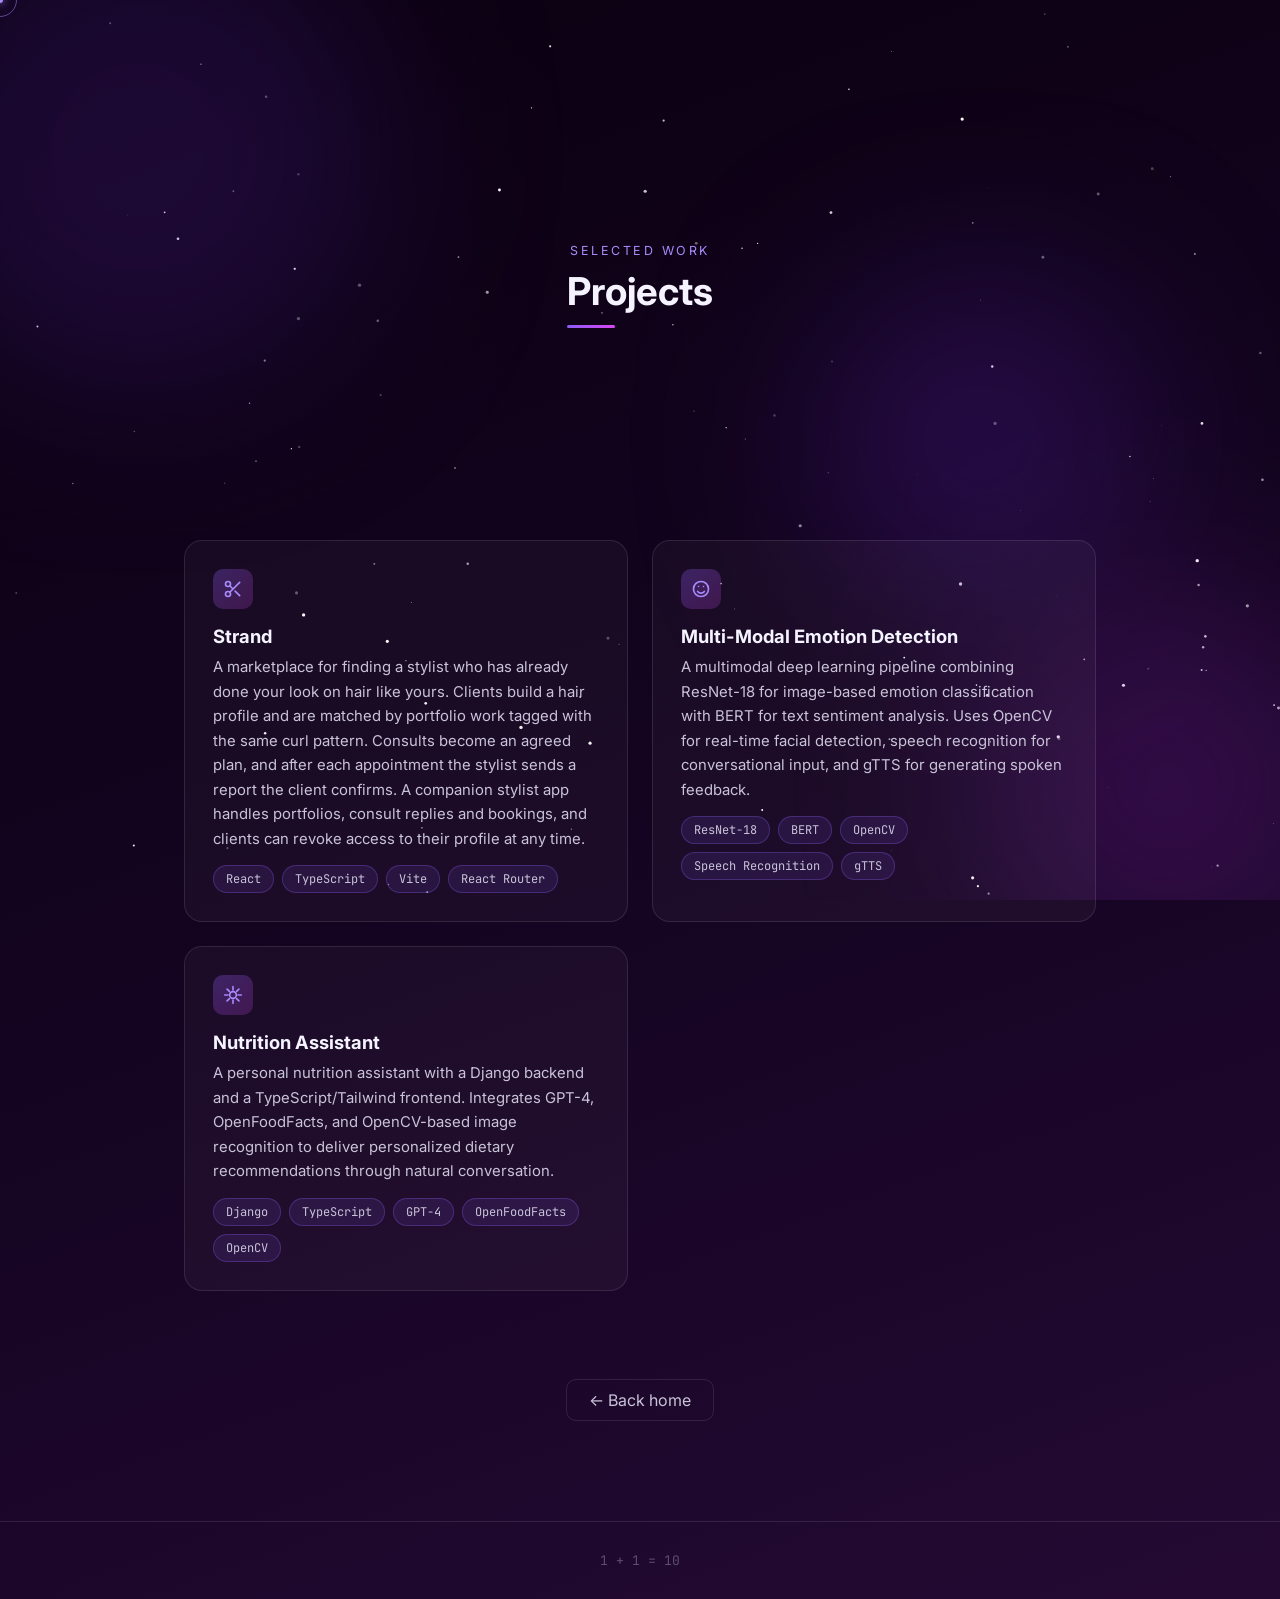
<file: projects.html>
<!DOCTYPE html>
<html lang="en">
<head>
<meta charset="UTF-8">
<meta name="viewport" content="width=device-width, initial-scale=1.0">
<title>Projects | Maheen Masoud</title>
<link rel="icon" href="data:image/svg+xml,<svg xmlns=%22http://www.w3.org/2000/svg%22 viewBox=%220 0 40 40%22><rect width=%2240%22 height=%2240%22 rx=%228%22 fill=%22%23150422%22/><text x=%2220%22 y=%2227%22 font-family=%22Georgia,serif%22 font-size=%2220%22 fill=%22%23a78bfa%22 text-anchor=%22middle%22>M</text></svg>">
<link rel="preconnect" href="https://fonts.googleapis.com">
<link rel="preconnect" href="https://fonts.gstatic.com" crossorigin>
<link href="https://fonts.googleapis.com/css2?family=Inter:wght@400;500;600;700;800&family=JetBrains+Mono:wght@400;500&display=swap" rel="stylesheet">
<link rel="stylesheet" href="styles.css">
</head>
<body>

<div class="cursor-dot"></div>
<div class="cursor-ring"></div>

<canvas id="stars"></canvas>
<div class="nebula-layer">
  <div class="blob blob-1"></div>
  <div class="blob blob-2"></div>
  <div class="blob blob-3"></div>
</div>

<main>
  <div class="projects-hero">
    <span class="section-tag">Selected work</span>
    <h1 class="section-title reveal visible">Projects</h1>
  </div>

  <div class="projects-grid">
    <div class="project-card reveal visible">
      <div class="p-icon"><svg viewBox="0 0 24 24" fill="none" stroke="currentColor" stroke-width="2" stroke-linecap="round" stroke-linejoin="round"><circle cx="6" cy="6" r="3"/><circle cx="6" cy="18" r="3"/><path d="M20 4 8.1 15.9M14.5 14.5 20 20M8.1 8.1 12 12"/></svg></div>
      <h3>Strand</h3>
      <p>A marketplace for finding a stylist who has already done your look on hair like yours. Clients build a hair profile and are matched by portfolio work tagged with the same curl pattern. Consults become an agreed plan, and after each appointment the stylist sends a report the client confirms. A companion stylist app handles portfolios, consult replies and bookings, and clients can revoke access to their profile at any time.</p>
      <div class="chip-row">
        <span class="chip">React</span><span class="chip">TypeScript</span><span class="chip">Vite</span><span class="chip">React Router</span>
      </div>
    </div>

    <div class="project-card reveal visible">
      <div class="p-icon"><svg viewBox="0 0 24 24" fill="none" stroke="currentColor" stroke-width="2" stroke-linecap="round" stroke-linejoin="round"><path d="M8 15s1.5 2 4 2 4-2 4-2"/><path d="M9 9h.01M15 9h.01"/><circle cx="12" cy="12" r="9"/></svg></div>
      <h3>Multi-Modal Emotion Detection</h3>
      <p>A multimodal deep learning pipeline combining ResNet-18 for image-based emotion classification with BERT for text sentiment analysis. Uses OpenCV for real-time facial detection, speech recognition for conversational input, and gTTS for generating spoken feedback.</p>
      <div class="chip-row">
        <span class="chip">ResNet-18</span><span class="chip">BERT</span><span class="chip">OpenCV</span><span class="chip">Speech Recognition</span><span class="chip">gTTS</span>
      </div>
    </div>

    <div class="project-card reveal visible">
      <div class="p-icon"><svg viewBox="0 0 24 24" fill="none" stroke="currentColor" stroke-width="2" stroke-linecap="round" stroke-linejoin="round"><path d="M12 2v4M12 18v4M4.9 4.9l2.8 2.8M16.3 16.3l2.8 2.8M2 12h4M18 12h4M4.9 19.1l2.8-2.8M16.3 7.7l2.8-2.8"/><circle cx="12" cy="12" r="4"/></svg></div>
      <h3>Nutrition Assistant</h3>
      <p>A personal nutrition assistant with a Django backend and a TypeScript/Tailwind frontend. Integrates GPT-4, OpenFoodFacts, and OpenCV-based image recognition to deliver personalized dietary recommendations through natural conversation.</p>
      <div class="chip-row">
        <span class="chip">Django</span><span class="chip">TypeScript</span><span class="chip">GPT-4</span><span class="chip">OpenFoodFacts</span><span class="chip">OpenCV</span>
      </div>
    </div>
  </div>

  <div style="text-align:center; padding-bottom: 100px;">
    <a href="index.html" class="back-link">← Back home</a>
  </div>
</main>

<footer>
  <p class="egg">1 + 1 = 10</p>
</footer>

<script src="script.js"></script>
</body>
</html>
</file>
<file: styles.css>
/* ===== Immersive personal site — shared styles ===== */

:root {
  --bg-deep: #0a0110;
  --bg-light: #150422;
  --panel: rgba(255, 255, 255, 0.05);
  --panel-border: rgba(255, 255, 255, 0.1);
  --violet: #8b5cf6;
  --violet-bright: #a78bfa;
  --fuchsia: #d946ef;
  --text: #f5f3ff;
  --text-dim: #c9c3d9;
  --text-dimmer: #9186a8;
}

* { margin: 0; padding: 0; box-sizing: border-box; }

html { scroll-behavior: smooth; }

body {
  background: linear-gradient(160deg, var(--bg-deep), var(--bg-light) 55%, #240a33 100%);
  color: var(--text);
  font-family: 'Inter', -apple-system, BlinkMacSystemFont, 'Segoe UI', sans-serif;
  min-height: 100vh;
  overflow-x: hidden;
  position: relative;
  cursor: none;
}

@media (pointer: coarse) {
  body { cursor: auto; }
  .cursor-dot, .cursor-ring { display: none; }
}

a { color: inherit; text-decoration: none; }
ul { list-style: none; }

/* ---------- custom cursor ---------- */
.cursor-dot, .cursor-ring {
  position: fixed;
  top: 0; left: 0;
  border-radius: 50%;
  pointer-events: none;
  z-index: 999;
  transform: translate(-50%, -50%);
  will-change: transform;
}
.cursor-dot {
  width: 6px; height: 6px;
  background: var(--violet-bright);
  box-shadow: 0 0 8px var(--violet-bright);
  transition: opacity 0.2s;
}
.cursor-ring {
  width: 34px; height: 34px;
  border: 1px solid rgba(167, 139, 250, 0.5);
  transition: width 0.25s, height 0.25s, border-color 0.25s, background 0.25s;
}
.cursor-ring.active {
  width: 54px; height: 54px;
  background: rgba(167, 139, 250, 0.08);
  border-color: var(--fuchsia);
}

/* ---------- canvas starfield ---------- */
#stars {
  position: fixed;
  inset: 0;
  z-index: 0;
  pointer-events: none;
}

/* ---------- nebula blobs ---------- */
.nebula-layer {
  position: fixed;
  inset: 0;
  z-index: 0;
  pointer-events: none;
  overflow: hidden;
}
.blob {
  position: absolute;
  border-radius: 50%;
  filter: blur(80px);
  opacity: 0.25;
  mix-blend-mode: screen;
  will-change: transform;
  transition: transform 0.3s ease-out;
}
.blob-1 { width: 480px; height: 480px; top: -10%; left: -8%; background: #4c1d95; }
.blob-2 { width: 380px; height: 380px; bottom: -8%; right: -6%; background: #7e22a8; }
.blob-3 { width: 340px; height: 340px; top: 30%; right: 10%; background: #5b21b6; }

/* ---------- layout helpers ---------- */
.container { max-width: 960px; margin: 0 auto; padding: 0 24px; position: relative; z-index: 10; }
.container-wide { max-width: 1080px; margin: 0 auto; padding: 0 24px; position: relative; z-index: 10; }
section { position: relative; z-index: 10; }

/* ---------- side nav dots ---------- */
.nav-dots {
  position: fixed;
  right: 28px;
  top: 50%;
  transform: translateY(-50%);
  z-index: 50;
  display: flex;
  flex-direction: column;
  gap: 16px;
}
.nav-dots a {
  width: 9px; height: 9px;
  border-radius: 50%;
  background: rgba(255,255,255,0.2);
  border: 1px solid rgba(255,255,255,0.3);
  display: block;
  transition: all 0.3s;
  position: relative;
}
.nav-dots a:hover, .nav-dots a.active {
  background: var(--violet-bright);
  box-shadow: 0 0 10px var(--violet-bright);
  transform: scale(1.3);
}
.nav-dots a .dot-label {
  position: absolute;
  right: 20px;
  top: -5px;
  font-size: 0.68rem;
  letter-spacing: 0.05em;
  color: var(--text-dim);
  white-space: nowrap;
  opacity: 0;
  transition: opacity 0.2s;
}
.nav-dots a:hover .dot-label { opacity: 1; }

@media (max-width: 640px) {
  .nav-dots { display: none; }
}

/* ---------- hero ---------- */
.hero {
  min-height: 100vh;
  position: relative;
  display: flex;
  flex-direction: column;
  align-items: center;
  justify-content: center;
  text-align: center;
  padding: 24px;
}
.hero-eyebrow {
  color: var(--text-dimmer);
  font-size: 0.85rem;
  letter-spacing: 0.2em;
  text-transform: uppercase;
  margin-bottom: 18px;
  opacity: 0;
  animation: fade-up 0.8s ease-out 0.1s forwards;
}
.hero-name {
  font-size: clamp(2.6rem, 8vw, 5rem);
  font-weight: 800;
  letter-spacing: 0.01em;
  background: linear-gradient(100deg, #fff 10%, var(--violet-bright) 45%, var(--fuchsia) 65%, #fff 90%);
  -webkit-background-clip: text;
  background-clip: text;
  color: transparent;
  opacity: 0;
  transform: translateY(16px);
  animation: fade-up 0.9s ease-out 0.25s forwards;
}
@keyframes fade-up {
  to { opacity: 1; transform: translateY(0); }
}
.hero-sub {
  margin-top: 18px;
  font-size: clamp(1rem, 2.5vw, 1.25rem);
  color: var(--text-dim);
  min-height: 1.6em;
  font-family: 'JetBrains Mono', monospace;
  opacity: 0;
  animation: fade-up 0.9s ease-out 0.5s forwards;
}
.hero-sub .caret {
  display: inline-block;
  width: 2px;
  background: var(--violet-bright);
  margin-left: 2px;
  animation: blink-caret 0.9s steps(1) infinite;
}
@keyframes blink-caret { 50% { opacity: 0; } }

.scroll-cue {
  position: absolute;
  bottom: 40px;
  display: flex;
  flex-direction: column;
  align-items: center;
  gap: 8px;
  color: var(--text-dimmer);
  font-size: 0.72rem;
  letter-spacing: 0.18em;
  text-transform: uppercase;
  opacity: 0;
  animation: fade-up 0.9s ease-out 0.9s forwards, breathe 3.2s ease-in-out 1.8s infinite;
}
.scroll-cue svg { width: 16px; height: 16px; }
@keyframes breathe {
  0%, 100% { opacity: 0.4; }
  50% { opacity: 1; }
}

/* ---------- reveal on scroll ---------- */
.reveal {
  opacity: 0;
  transform: translateY(32px);
  transition: opacity 0.7s ease-out, transform 0.7s ease-out;
}
.reveal.visible {
  opacity: 1;
  transform: translateY(0);
}

/* ---------- section titles ---------- */
.section-tag {
  display: block;
  color: var(--violet-bright);
  font-size: 0.78rem;
  letter-spacing: 0.2em;
  text-transform: uppercase;
  margin-bottom: 10px;
}
.section-title {
  font-size: clamp(1.7rem, 3.6vw, 2.4rem);
  font-weight: 700;
  margin-bottom: 44px;
  position: relative;
}
.section-title::after {
  content: '';
  position: absolute;
  left: 0;
  bottom: -14px;
  width: 48px;
  height: 3px;
  background: linear-gradient(90deg, var(--violet), var(--fuchsia));
  border-radius: 3px;
}
.center .section-title::after { left: 50%; transform: translateX(-50%); }
.center { text-align: center; }
.section-wrap { padding: 110px 0; }

/* ---------- about ---------- */
.about-grid {
  display: grid;
  grid-template-columns: 220px 1fr;
  gap: 48px;
  align-items: center;
}
@media (max-width: 720px) {
  .about-grid { grid-template-columns: 1fr; text-align: center; justify-items: center; }
}
.avatar-card { perspective: 900px; }
.avatar-inner {
  width: 200px; height: 200px;
  border-radius: 50%;
  padding: 4px;
  background: linear-gradient(135deg, var(--violet), var(--fuchsia));
  transition: transform 0.15s ease-out;
  box-shadow: 0 0 40px rgba(139, 92, 246, 0.4);
}
.avatar-inner img {
  width: 100%; height: 100%;
  border-radius: 50%;
  object-fit: cover;
  display: block;
  background: var(--bg-deep);
}
.bio-panel p { color: var(--text-dim); line-height: 1.75; font-size: 1.05rem; }
.bio-panel p + p { margin-top: 14px; }
.social-row {
  margin-top: 24px;
  display: flex;
  gap: 14px;
}
@media (max-width: 720px) { .social-row { justify-content: center; } }
.social-row a {
  width: 40px; height: 40px;
  border-radius: 50%;
  display: flex;
  align-items: center;
  justify-content: center;
  background: rgba(255,255,255,0.06);
  border: 1px solid var(--panel-border);
  transition: transform 0.25s, box-shadow 0.25s, background 0.25s;
}
.social-row a:hover {
  transform: translateY(-3px);
  background: rgba(139, 92, 246, 0.25);
  box-shadow: 0 6px 18px rgba(139, 92, 246, 0.35);
}
.social-row svg { width: 18px; height: 18px; }

/* ---------- panels / cards (shared) ---------- */
.panel {
  background: var(--panel);
  border: 1px solid var(--panel-border);
  border-radius: 18px;
  padding: 28px 32px;
  backdrop-filter: blur(12px);
}

/* ---------- experience timeline ---------- */
.timeline {
  max-width: 720px;
  margin: 0 auto;
  position: relative;
  padding-left: 32px;
  border-left: 2px solid rgba(139, 92, 246, 0.3);
}
.timeline-item { position: relative; padding: 4px 0 44px 28px; }
.timeline-item:last-child { padding-bottom: 4px; }
.timeline-item::before {
  content: '';
  position: absolute;
  left: -37px;
  top: 6px;
  width: 14px; height: 14px;
  border-radius: 50%;
  background: var(--bg-deep);
  border: 2px solid var(--violet-bright);
  box-shadow: 0 0 12px var(--violet-bright);
}
.timeline-head {
  display: flex;
  flex-wrap: wrap;
  align-items: baseline;
  gap: 10px;
  justify-content: space-between;
}
.timeline-role { font-size: 1.1rem; font-weight: 600; color: var(--text); }
.timeline-org { color: var(--fuchsia); font-weight: 500; }
.timeline-period {
  color: var(--text-dimmer);
  font-size: 0.82rem;
  font-family: 'JetBrains Mono', monospace;
  white-space: nowrap;
}
/* ---------- generated career visuals ---------- */
.visual-card {
  margin-top: 16px;
  border-radius: 14px;
  overflow: hidden;
  background: rgba(255,255,255,0.03);
  border: 1px solid var(--panel-border);
}
.visual-card canvas {
  width: 100%;
  height: 130px;
  display: block;
}
.visual-card.large canvas { height: 240px; }
.visual-caption {
  display: block;
  padding: 8px 14px 12px;
  font-size: 0.72rem;
  color: var(--text-dimmer);
  font-family: 'JetBrains Mono', monospace;
  text-align: left;
}
.visual-card.large .visual-caption { text-align: center; }

.chip-row { margin-top: 14px; display: flex; gap: 8px; flex-wrap: wrap; }
.chip {
  font-size: 0.75rem;
  padding: 5px 12px;
  border-radius: 999px;
  background: rgba(139, 92, 246, 0.12);
  border: 1px solid rgba(139, 92, 246, 0.3);
  color: var(--text-dim);
  font-family: 'JetBrains Mono', monospace;
}

/* ---------- education ---------- */
.edu-card {
  display: flex;
  flex-wrap: wrap;
  justify-content: space-between;
  gap: 16px;
  margin-bottom: 40px;
}
.edu-card .edu-name { font-size: 1.3rem; font-weight: 700; }
.edu-card .edu-degree { color: var(--text-dim); margin-top: 4px; }
.edu-card .edu-meta {
  text-align: right;
  color: var(--text-dimmer);
  font-family: 'JetBrains Mono', monospace;
  font-size: 0.85rem;
}
@media (max-width: 600px) { .edu-card .edu-meta { text-align: left; } }

.badge-grid {
  display: grid;
  grid-template-columns: repeat(2, 1fr);
  gap: 16px;
}
@media (max-width: 640px) { .badge-grid { grid-template-columns: 1fr; } }
.badge {
  display: flex;
  gap: 14px;
  align-items: flex-start;
  padding: 18px 20px;
  border-radius: 14px;
  background: rgba(255,255,255,0.03);
  border: 1px solid var(--panel-border);
}
.badge .badge-icon {
  flex-shrink: 0;
  width: 34px; height: 34px;
  border-radius: 9px;
  display: flex;
  align-items: center;
  justify-content: center;
  background: linear-gradient(135deg, rgba(139,92,246,0.3), rgba(217,70,239,0.2));
  color: var(--violet-bright);
}
.badge .badge-icon svg { width: 17px; height: 17px; }
.badge-title { font-weight: 600; font-size: 0.95rem; }
.badge-sub { color: var(--text-dimmer); font-size: 0.82rem; margin-top: 3px; }

/* ---------- research / interests ---------- */
.research-grid {
  display: grid;
  grid-template-columns: repeat(2, 1fr);
  gap: 22px;
}
@media (max-width: 720px) { .research-grid { grid-template-columns: 1fr; } }
.research-card {
  padding: 26px 26px;
  border-radius: 16px;
  background: rgba(255,255,255,0.035);
  border: 1px solid var(--panel-border);
  text-align: left;
  transition: border-color 0.25s, transform 0.25s;
}
.research-card:hover { border-color: rgba(167,139,250,0.4); transform: translateY(-3px); }
.research-card .r-icon {
  width: 38px; height: 38px;
  border-radius: 10px;
  display: flex; align-items: center; justify-content: center;
  background: linear-gradient(135deg, rgba(139,92,246,0.3), rgba(217,70,239,0.2));
  color: var(--violet-bright);
  margin-bottom: 14px;
}
.research-card .r-icon svg { width: 19px; height: 19px; }
.research-card h3 { font-size: 1.05rem; margin-bottom: 6px; }
.research-card p { color: var(--text-dim); font-size: 0.92rem; line-height: 1.6; }

.toolbox { margin-top: 56px; text-align: left; }
.toolbox h3 {
  font-size: 0.95rem;
  color: var(--text-dimmer);
  letter-spacing: 0.08em;
  text-transform: uppercase;
  margin-bottom: 14px;
}
.toolbox .chip-row { margin-top: 0; }
.toolbox .chip-row + h3 { margin-top: 26px; }

/* ---------- explore / contact ---------- */
.explore-row {
  display: flex;
  justify-content: center;
  gap: 20px;
  flex-wrap: wrap;
}
.glass-btn {
  padding: 15px 32px;
  border-radius: 12px;
  background: var(--panel);
  border: 1px solid var(--panel-border);
  backdrop-filter: blur(10px);
  font-weight: 600;
  font-size: 0.95rem;
  letter-spacing: 0.01em;
  transition: transform 0.25s, box-shadow 0.25s, border-color 0.25s;
  cursor: pointer;
  display: inline-flex;
  align-items: center;
  gap: 10px;
}
.glass-btn.primary {
  background: linear-gradient(135deg, rgba(139,92,246,0.28), rgba(217,70,239,0.2));
  border-color: rgba(167,139,250,0.45);
}
.glass-btn:hover {
  transform: translateY(-3px);
  border-color: var(--violet-bright);
  box-shadow: 0 10px 30px rgba(139, 92, 246, 0.3);
}
.glass-btn svg { width: 17px; height: 17px; }

/* ---------- footer ---------- */
footer {
  position: relative;
  z-index: 10;
  padding: 30px 0;
  text-align: center;
  color: var(--text-dimmer);
  font-size: 0.82rem;
  border-top: 1px solid var(--panel-border);
}
footer .egg { font-family: 'JetBrains Mono', monospace; opacity: 0.55; }

/* ---------- projects grid (projects.html) ---------- */
.projects-hero {
  min-height: 60vh;
  display: flex;
  flex-direction: column;
  align-items: center;
  justify-content: center;
  text-align: center;
  padding: 100px 24px 40px;
}
.projects-grid {
  display: grid;
  grid-template-columns: repeat(2, 1fr);
  gap: 24px;
  max-width: 960px;
  margin: 0 auto 80px;
  padding: 0 24px;
}
@media (max-width: 760px) { .projects-grid { grid-template-columns: 1fr; } }
.project-card {
  padding: 28px;
  border-radius: 18px;
  background: rgba(255,255,255,0.035);
  border: 1px solid var(--panel-border);
  text-align: left;
  transition: border-color 0.25s, transform 0.25s;
}
.project-card:hover { border-color: rgba(167,139,250,0.4); transform: translateY(-4px); }
.project-card .p-icon {
  width: 40px; height: 40px;
  border-radius: 10px;
  display: flex; align-items: center; justify-content: center;
  background: linear-gradient(135deg, rgba(139,92,246,0.3), rgba(217,70,239,0.2));
  color: var(--violet-bright);
  margin-bottom: 16px;
}
.project-card .p-icon svg { width: 20px; height: 20px; }
.project-card h3 { font-size: 1.15rem; margin-bottom: 8px; }
.project-card p { color: var(--text-dim); font-size: 0.93rem; line-height: 1.65; margin-bottom: 14px; }

.back-link {
  margin-top: 8px;
  display: inline-flex;
  align-items: center;
  gap: 8px;
  color: var(--text-dim);
  border: 1px solid var(--panel-border);
  padding: 10px 22px;
  border-radius: 10px;
  transition: border-color 0.25s, color 0.25s;
}
.back-link:hover { border-color: var(--violet-bright); color: var(--text); }
</file>
